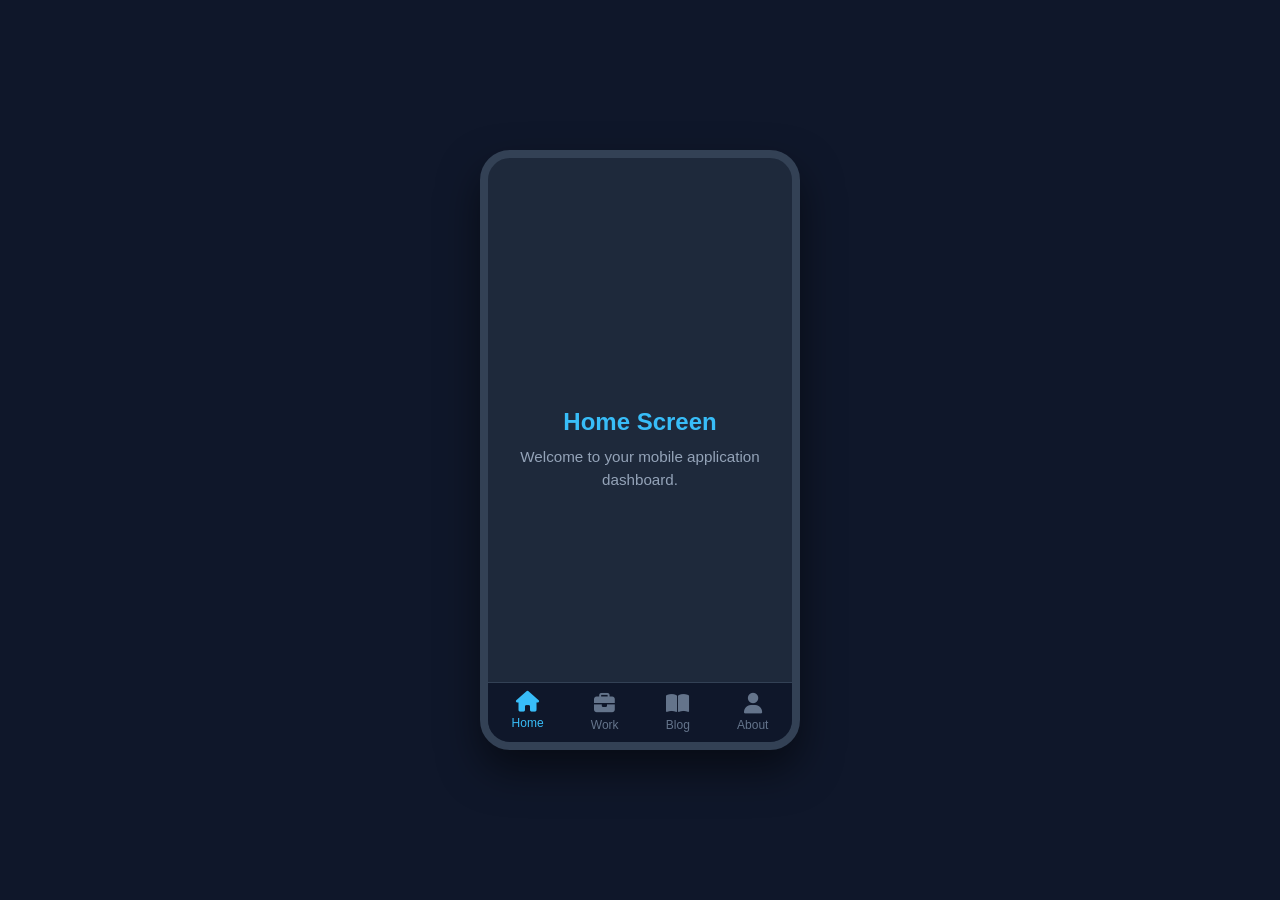
<file: index.html>
<!DOCTYPE html>
<html lang="en">
<head>
  <meta charset="UTF-8">
  <meta name="viewport" content="width=device-width, initial-scale=1.0">
  <title>Mobile Navigation Menu</title>
  <link rel="stylesheet" href="style.css">
  <link rel="stylesheet" href="https://cdnjs.cloudflare.com/ajax/libs/font-awesome/6.4.0/css/all.min.css">
</head>
<body>
  <div class="phone-container">
    
    <div class="content active" id="home">
      <h2>Home Screen</h2>
      <p>Welcome to your mobile application dashboard.</p>
    </div>

    <div class="content" id="work">
      <h2>Work Screen</h2>
      <p>Check your tasks, projects, and upcoming deadlines here.</p>
    </div>

    <div class="content" id="blog">
      <h2>Blog Screen</h2>
      <p>Read the latest articles, updates, and community news.</p>
    </div>

    <div class="content" id="about">
      <h2>About Screen</h2>
      <p>Learn more about our team, mission, and application details.</p>
    </div>


    <nav>
      <ul>
        <li class="nav-item active" data-target="home">
          <i class="fa-solid fa-house"></i>
          <span>Home</span>
        </li>
        <li class="nav-item" data-target="work">
          <i class="fa-solid fa-briefcase"></i>
          <span>Work</span>
        </li>
        <li class="nav-item" data-target="blog">
          <i class="fa-solid fa-book-open"></i>
          <span>Blog</span>
        </li>
        <li class="nav-item" data-target="about">
          <i class="fa-solid fa-user"></i>
          <span>About</span>
        </li>
      </ul>
    </nav>
  </div>

  <script src="script.js"></script>
</body>
</html>
</file>
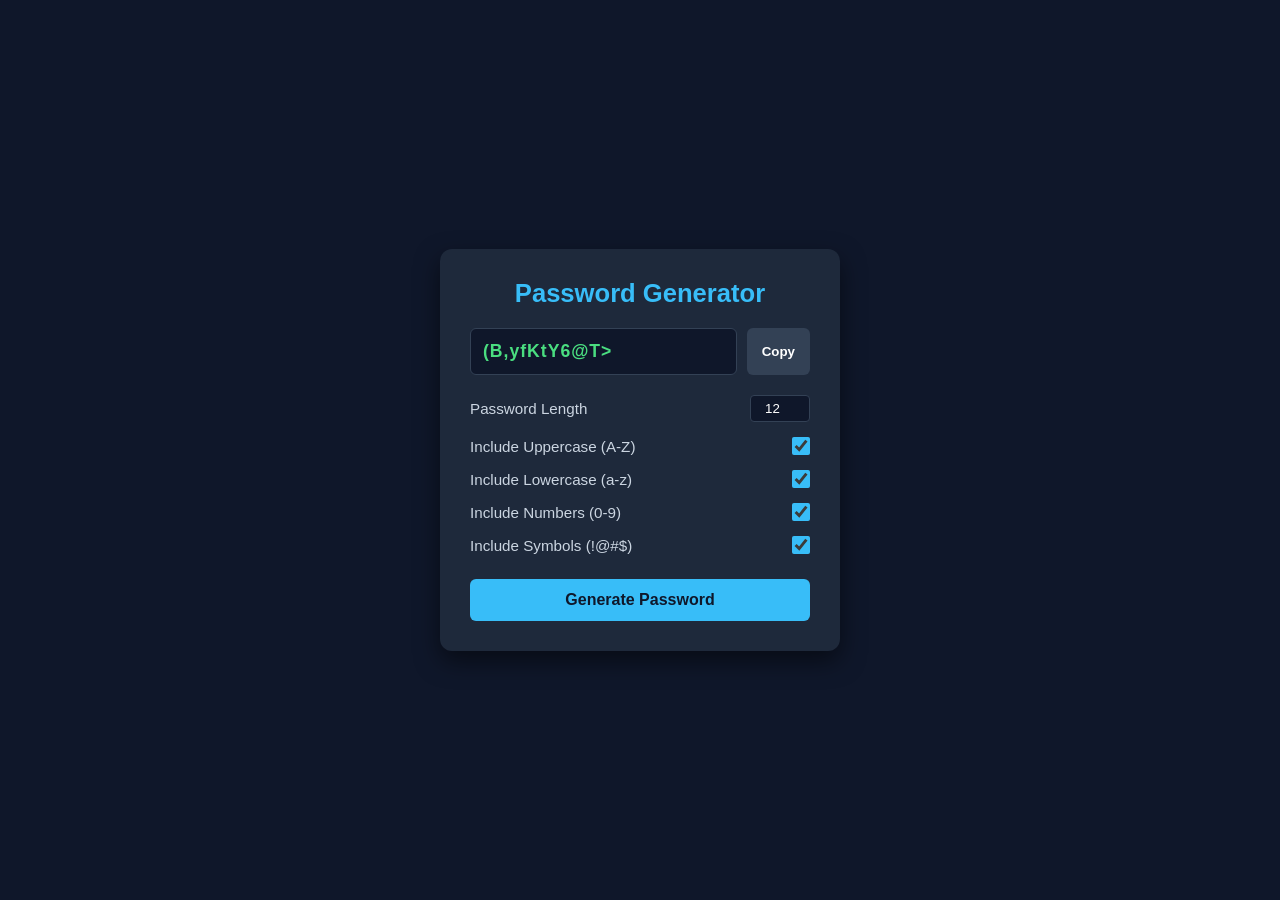
<file: #9 Password Generator App/index.html>
<!DOCTYPE html>
<html lang="en">
<head>
  <meta charset="UTF-8">
  <meta name="viewport" content="width=device-width, initial-scale=1.0">
  <title>Password Generator</title>
  <link rel="stylesheet" href="style.css">
</head>
<body>
  <div class="container">
    <h2>Password Generator</h2>

    <div class="result-container">
      <input type="text" id="result" readonly placeholder="Click Generate">
      <button id="copy-btn">Copy</button>
    </div>

    <div class="options">
      <div class="option">
        <label for="length">Password Length</label>
        <input type="number" id="length" min="4" max="30" value="12">
      </div>

      <div class="option">
        <label for="uppercase">Include Uppercase (A-Z)</label>
        <input type="checkbox" id="uppercase" checked>
      </div>

      <div class="option">
        <label for="lowercase">Include Lowercase (a-z)</label>
        <input type="checkbox" id="lowercase" checked>
      </div>

      <div class="option">
        <label for="numbers">Include Numbers (0-9)</label>
        <input type="checkbox" id="numbers" checked>
      </div>

      <div class="option">
        <label for="symbols">Include Symbols (!@#$)</label>
        <input type="checkbox" id="symbols" checked>
      </div>
    </div>

    <button id="generate-btn" class="btn">Generate Password</button>
  </div>

  <script src="script.js"></script>
</body>
</html>
</file>
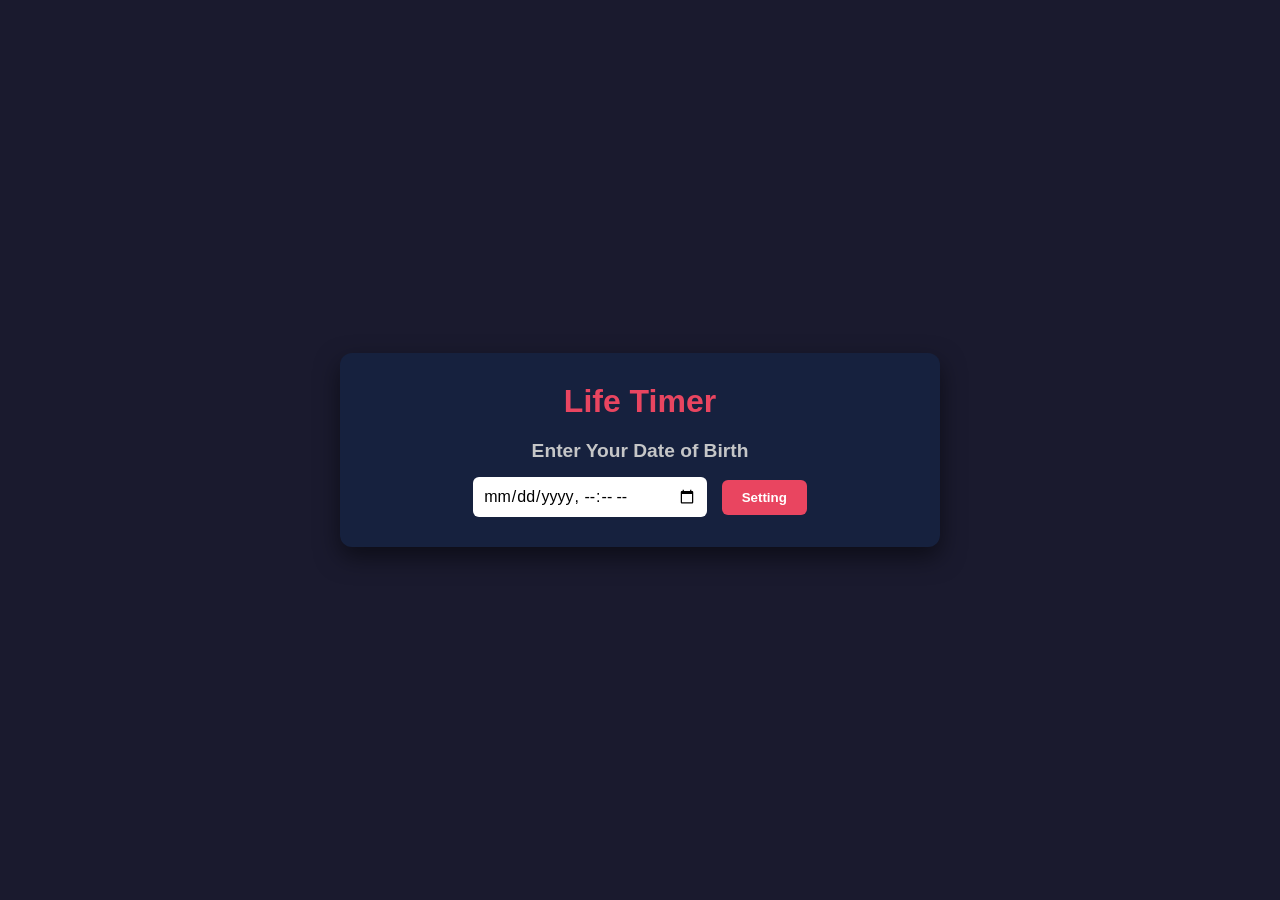
<file: 1.Life Timer/index.html>
<!DOCTYPE html>
<html lang="en">
<head>
  <meta charset="UTF-8">
  <meta name="viewport" content="width=device-width, initial-scale=1.0">
  <title>Life Timer</title>
  <link rel="stylesheet" href="style.css">
</head>
<body>
  <div class="container">
    <h1>Life Timer</h1>
    
    <div id="initial-wrapper">
      <h2>Enter Your Date of Birth</h2>
      <input type="datetime-local" id="dob-input">
      <button id="add-btn">Setting</button>
    </div>

    <div id="timer-wrapper" class="hidden">
      <h2>How Much Time You Have Lived</h2>
      <div class="timer-container">
        <div class="time-box"><span id="years">00</span><h3>Years</h3></div>
        <div class="time-box"><span id="months">00</span><h3>Months</h3></div>
        <div class="time-box"><span id="days">00</span><h3>Days</h3></div>
        <div class="time-box"><span id="hours">00</span><h3>Hours</h3></div>
        <div class="time-box"><span id="minutes">00</span><h3>Minutes</h3></div>
        <div class="time-box"><span id="seconds">00</span><h3>Seconds</h3></div>
      </div>
    </div>
  </div>

  <script src="script.js"></script>
</body>
</html>
</file>
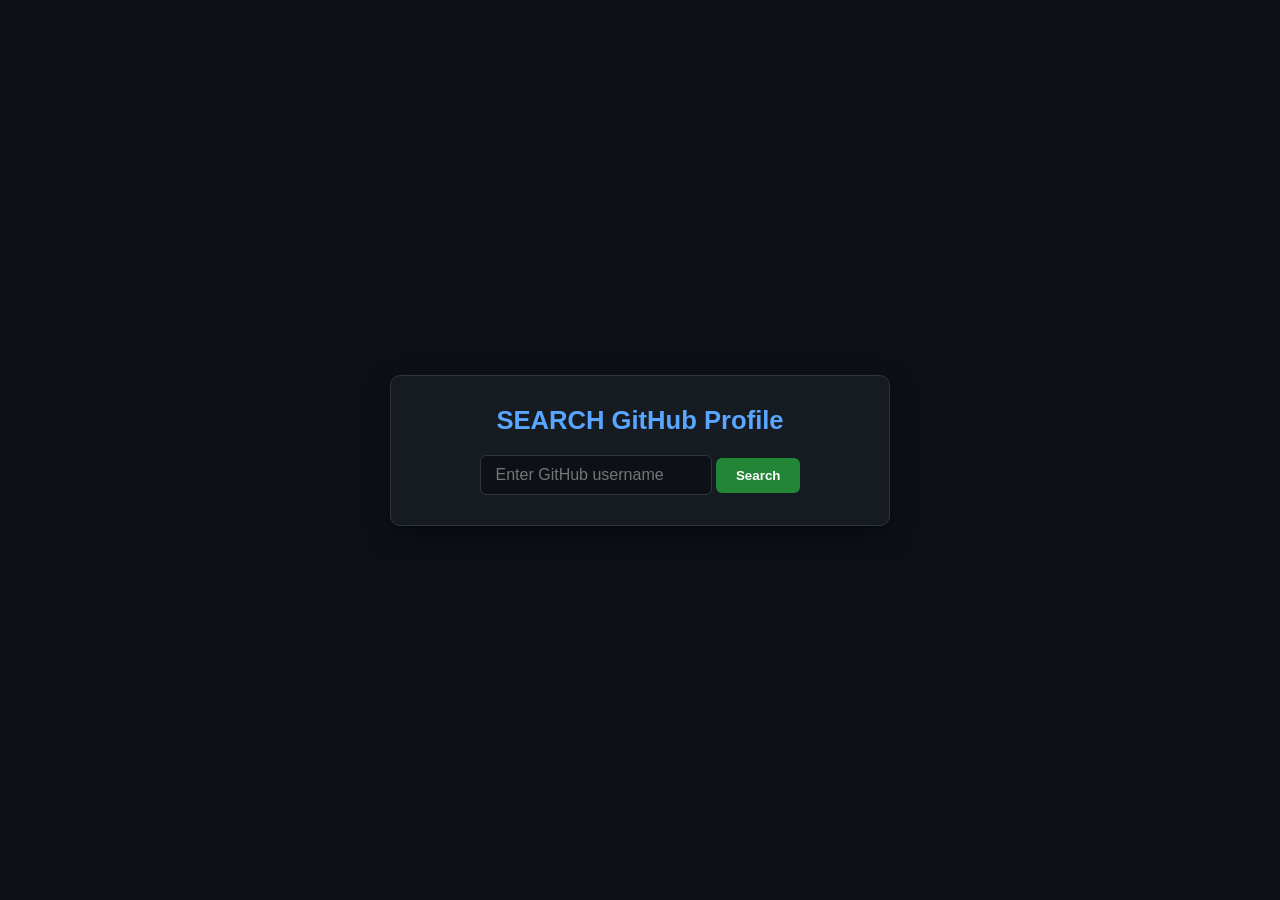
<file: 2.GITHUB PROFILE/index.html>
<!DOCTYPE html>
<html lang="en">
<head>
  <meta charset="UTF-8">
  <meta name="viewport" content="width=device-width, initial-scale=1.0">
  <title>GitHub Profile Search</title>
  <link rel="stylesheet" href="style.css">
</head>
<body>
  <div class="container">
    <h1>SEARCH GitHub Profile </h1>
    
    <div class="search">
      <input type="text" placeholder="Enter GitHub username" id="username-input">
      <button id="search-btn">Search</button>
    </div>

    <div id="profile-container" class="profile-card hidden">

    </div>
  </div>

  <script src="script.js"></script>
</body>
</html>
</file>
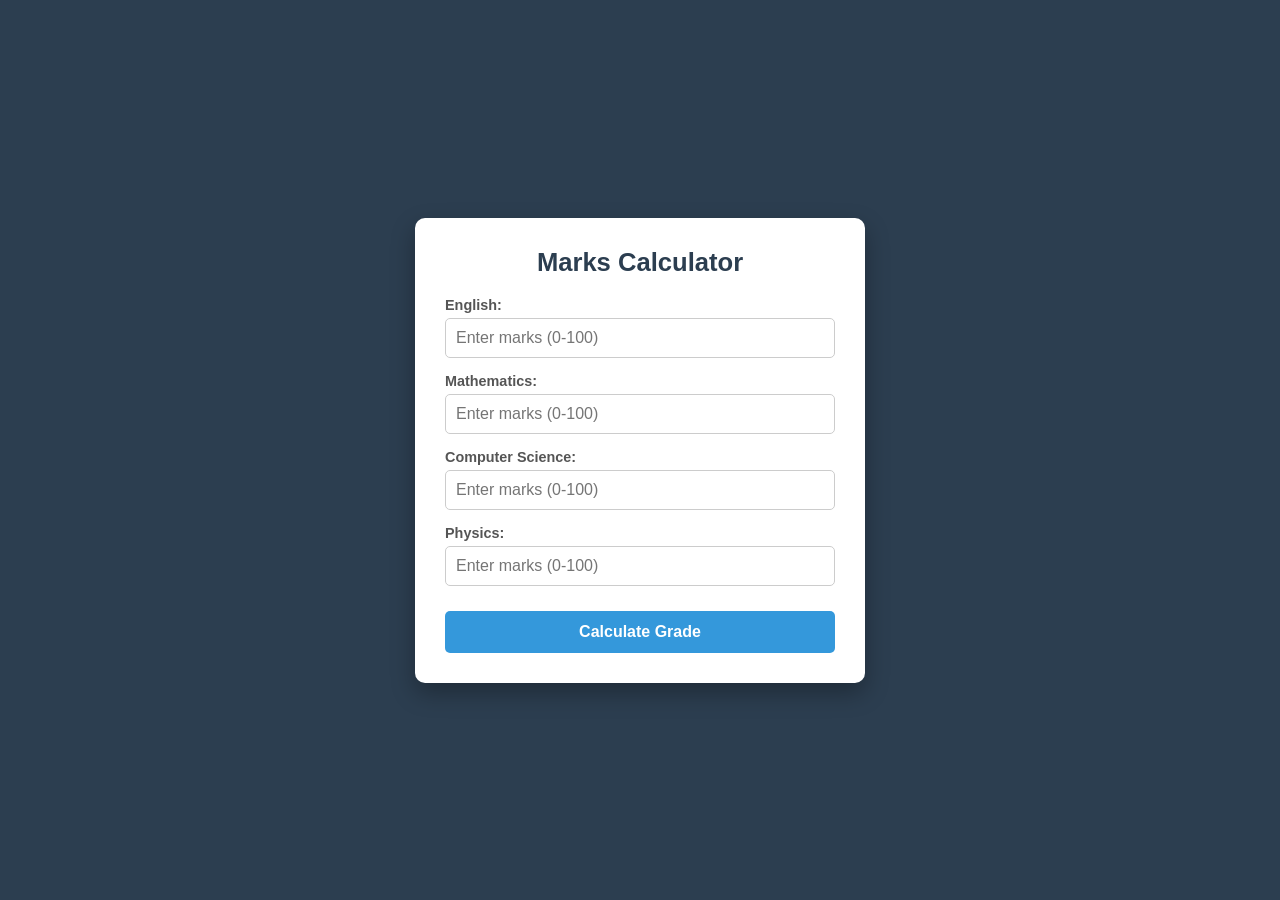
<file: 3.calculate your percentage/index.html>
<!DOCTYPE html>
<html lang="en">
<head>
  <meta charset="UTF-8">
  <meta name="viewport" content="width=device-width, initial-scale=1.0">
  <title>calculate your marks</title>
  <link rel="stylesheet" href="style.css">
</head>
<body>
  <div class="container">
    <h1>Marks Calculator</h1>
    
    <div class="input-group">
      <label for="web">English:</label>
      <input type="number" id="web" placeholder="Enter marks (0-100)" min="0" max="100">
    </div>

    <div class="input-group">
      <label for="maths">Mathematics:</label>
      <input type="number" id="maths" placeholder="Enter marks (0-100)" min="0" max="100">
    </div>

    <div class="input-group">
      <label for="comp">Computer Science:</label>
      <input type="number" id="comp" placeholder="Enter marks (0-100)" min="0" max="100">
    </div>

    <div class="input-group">
      <label for="phy">Physics:</label>
      <input type="number" id="phy" placeholder="Enter marks (0-100)" min="0" max="100">
    </div>

    <button id="calculate-btn">Calculate Grade</button>

    <div id="result" class="result-box hidden"></div>
  </div>

  <script src="script.js"></script>
</body>
</html>
</file>
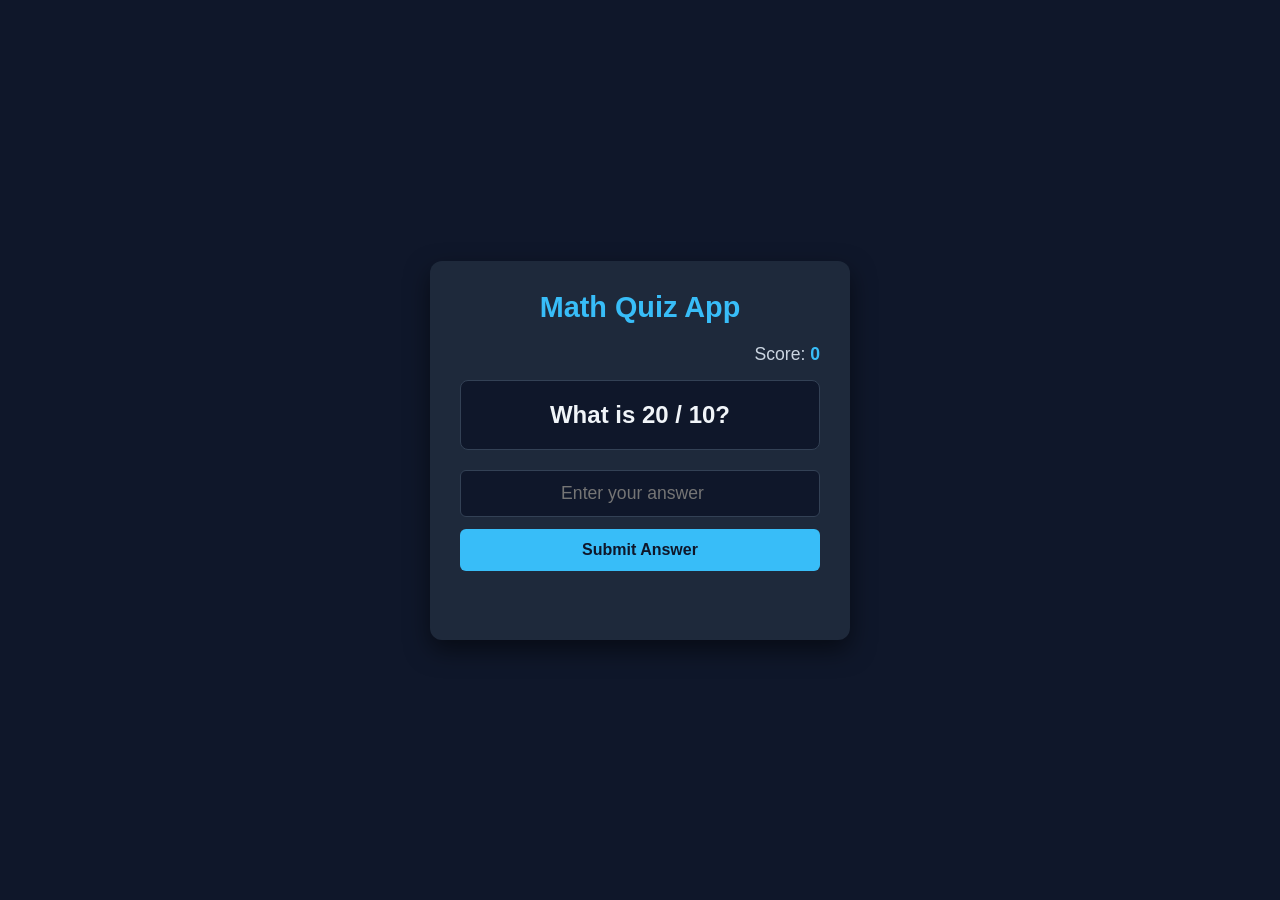
<file: 4.math quiz/index.html>
<!DOCTYPE html>
<html lang="en">
<head>
  <meta charset="UTF-8">
  <meta name="viewport" content="width=device-width, initial-scale=1.0">
  <title>Math Quiz </title>
  <link rel="stylesheet" href="style.css">
</head>
<body>
  <div class="container">
    <h1>Math Quiz App</h1>
    
    <div id="quiz-box">
      <div class="score-board">
        <span>Score: <strong id="score">0</strong></span>
      </div>

      <div class="question-container">
        <h2 id="question">Loading question...</h2>
      </div>

      <form id="quiz-form">
        <input type="number" id="user-answer" placeholder="Enter your answer" step="any" required autocomplete="off">
        <button type="submit" id="submit-btn">Submit Answer</button>
      </form>

      <p id="feedback" class="feedback-msg"></p>
    </div>
  </div>

  <script src="script.js"></script>
</body>
</html>
</file>
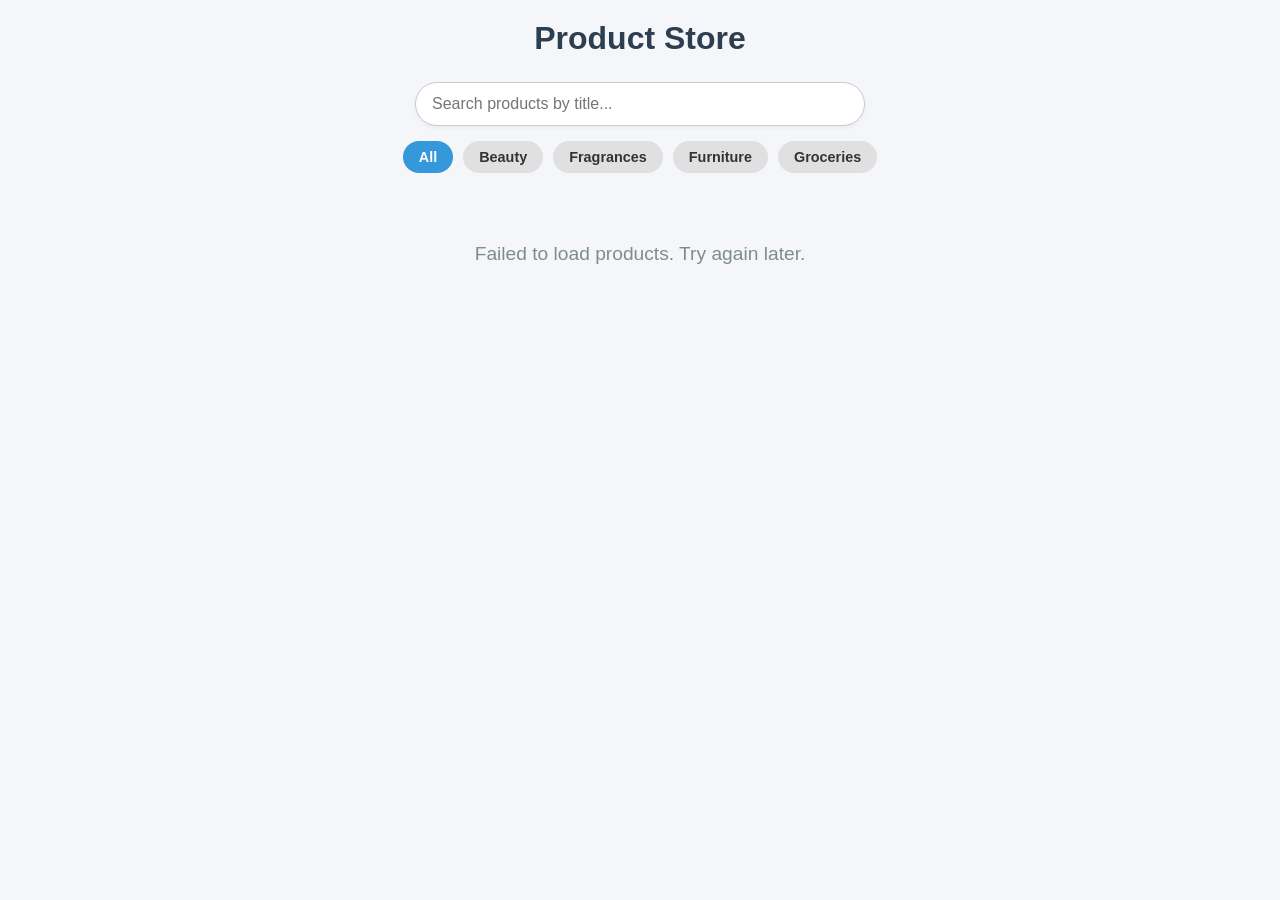
<file: 5.fetch product search and fliter/index.html>
<!DOCTYPE html>
<html lang="en">
<head>
  <meta charset="UTF-8">
  <meta name="viewport" content="width=device-width, initial-scale=1.0">
  <title>Product Search & Filter</title>
  <link rel="stylesheet" href="style.css">
</head>
<body>
  <div class="container">
    <h1>Product Store</h1>

    <div class="filter-container">
      <input type="text" id="search-input" placeholder="Search products by title...">
      
      <div class="category-buttons" id="category-buttons">
        <button class="btn active" data-category="all">All</button>
        <button class="btn" data-category="beauty">Beauty</button>
        <button class="btn" data-category="fragrances">Fragrances</button>
        <button class="btn" data-category="furniture">Furniture</button>
        <button class="btn" data-category="groceries">Groceries</button>
      </div>
    </div>

    <div id="product-list" class="product-grid">
      <p class="loading">Loading products...</p>
    </div>
  </div>

  <script src="script.js"></script>
</body>
</html>
</file>
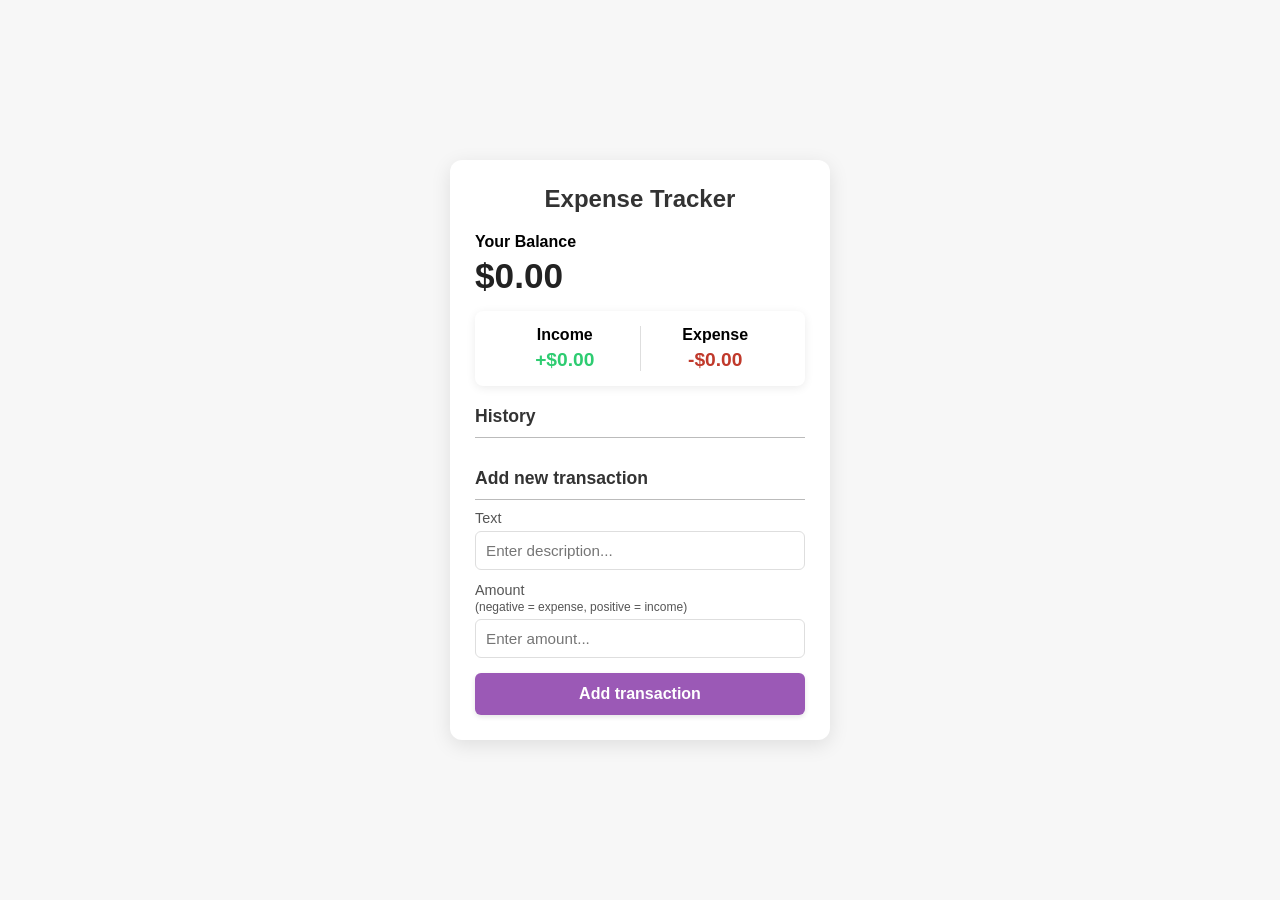
<file: 8.epense tracker app/index.html>
<!DOCTYPE html>
<html lang="en">
<head>
  <meta charset="UTF-8">
  <meta name="viewport" content="width=device-width, initial-scale=1.0">
  <title>Expense Tracker</title>
  <link rel="stylesheet" href="style.css">
</head>
<body>
  <div class="container">
    <h2>Expense Tracker</h2>
    
    <div class="balance-container">
      <h4>Your Balance</h4>
      <h1 id="balance">₹0.00</h1>
    </div>

    <div class="inc-exp-container">
      <div>
        <h4>Income</h4>
        <p id="money-plus" class="money plus">+₹0.00</p>
      </div>
      <div>
        <h4>Expense</h4>
        <p id="money-minus" class="money minus">-₹0.00</p>
      </div>
    </div>

    <h3>History</h3>
    <ul id="list" class="list"></ul>

    <h3>Add new transaction</h3>
    <form id="form">
      <div class="form-control">
        <label for="text">Text</label>
        <input type="text" id="text" placeholder="Enter description..." required />
      </div>
      <div class="form-control">
        <label for="amount">Amount <br />
          <small>(negative = expense, positive = income)</small>
        </label>
        <input type="number" id="amount" placeholder="Enter amount..." required />
      </div>
      <button class="btn">Add transaction</button>
    </form>
  </div>

  <script src="script.js"></script>
</body>
</html>
</file>
<file: style.css>
* {
  box-sizing: border-box;
  margin: 0;
  padding: 0;
  font-family: Arial, sans-serif;
}

body {
  background-color: #0f172a;
  display: flex;
  justify-content: center;
  align-items: center;
  min-height: 100vh;
}

.phone-container {
  position: relative;
  width: 320px;
  height: 600px;
  background-color: #1e293b;
  border-radius: 30px;
  border: 8px solid #334155;
  box-shadow: 0 20px 40px rgba(0, 0, 0, 0.5);
  overflow: hidden;
  display: flex;
  flex-direction: column;
}

.content {
  flex: 1;
  padding: 30px 20px;
  color: #f8fafc;
  display: none;
  text-align: center;
}

.content.active {
  display: flex;
  flex-direction: column;
  justify-content: center;
  align-items: center;
  animation: fadeIn 0.3s ease-in-out;
}

.content h2 {
  color: #38bdf8;
  margin-bottom: 10px;
  font-size: 1.5rem;
}

.content p {
  color: #94a3b8;
  font-size: 0.95rem;
  line-height: 1.5;
}

nav {
  position: absolute;
  bottom: 0;
  left: 0;
  width: 100%;
  background-color: #0f172a;
  padding: 10px 0;
  border-top: 1px solid #334155;
}

nav ul {
  display: flex;
  justify-content: space-around;
  list-style: none;
}

.nav-item {
  display: flex;
  flex-direction: column;
  align-items: center;
  color: #64748b;
  cursor: pointer;
  font-size: 0.75rem;
  transition: color 0.3s ease, transform 0.2s ease;
}

.nav-item i {
  font-size: 1.3rem;
  margin-bottom: 4px;
}

.nav-item.active {
  color: #38bdf8;
  transform: translateY(-2px);
}

.nav-item:hover {
  color: #38bdf8;
}

@keyframes fadeIn {
  from {
    opacity: 0;
    transform: translateY(10px);
  }
  to {
    opacity: 1;
    transform: translateY(0);
  }
}
</file>
<file: #9 Password Generator App/style.css>
* {
  box-sizing: border-box;
  margin: 0;
  padding: 0;
  font-family: Arial, sans-serif;
}

body {
  background-color: #0f172a;
  color: #f8fafc;
  display: flex;
  justify-content: center;
  align-items: center;
  min-height: 100vh;
}

.container {
  background: #1e293b;
  padding: 30px;
  border-radius: 12px;
  box-shadow: 0 10px 25px rgba(0, 0, 0, 0.5);
  width: 90%;
  max-width: 400px;
}

h2 {
  text-align: center;
  color: #38bdf8;
  margin-bottom: 20px;
  font-size: 1.6rem;
}

.result-container {
  display: flex;
  gap: 10px;
  margin-bottom: 20px;
}

#result {
  flex: 1;
  padding: 12px;
  background: #0f172a;
  border: 1px solid #334155;
  border-radius: 6px;
  color: #4ade80;
  font-size: 1.1rem;
  font-weight: bold;
  letter-spacing: 1px;
  outline: none;
}

#copy-btn {
  padding: 0 15px;
  background: #334155;
  color: #fff;
  border: none;
  border-radius: 6px;
  cursor: pointer;
  font-weight: bold;
  transition: background 0.2s;
}

#copy-btn:hover {
  background: #475569;
}

.options {
  display: flex;
  flex-direction: column;
  gap: 15px;
  margin-bottom: 25px;
}

.option {
  display: flex;
  justify-content: space-between;
  align-items: center;
  font-size: 0.95rem;
  color: #cbd5e1;
}

.option input[type="number"] {
  width: 60px;
  padding: 5px;
  background: #0f172a;
  border: 1px solid #334155;
  border-radius: 4px;
  color: #fff;
  text-align: center;
}

.option input[type="checkbox"] {
  width: 18px;
  height: 18px;
  accent-color: #38bdf8;
  cursor: pointer;
}

.btn {
  width: 100%;
  padding: 12px;
  border: none;
  border-radius: 6px;
  background-color: #38bdf8;
  color: #0f172a;
  font-size: 1rem;
  font-weight: bold;
  cursor: pointer;
  transition: background 0.2s ease;
}

.btn:hover {
  background-color: #0ea5e9;
}
</file>
<file: 1.Life Timer/style.css>
* {
  box-sizing: border-box;
  margin: 0;
  padding: 0;
  font-family: Arial, sans-serif;
}

body {
  background-color: #1a1a2e;
  color: #fff;
  display: flex;
  justify-content: center;
  align-items: center;
  min-height: 100vh;
}

.container {
  background: #16213e;
  padding: 30px;
  border-radius: 12px;
  box-shadow: 0 10px 25px rgba(0, 0, 0, 0.5);
  text-align: center;
  width: 90%;
  max-width: 600px;
}

h1 {
  margin-bottom: 20px;
  color: #e94560;
}

#initial-wrapper h2, #timer-wrapper h2 {
  font-size: 1.2rem;
  margin-bottom: 15px;
  color: #0f3460;
  color: #c5c6c7;
}

input[type="datetime-local"] {
  padding: 10px;
  border-radius: 6px;
  border: none;
  font-size: 1rem;
  outline: none;
  margin-right: 10px;
}

button {
  padding: 10px 20px;
  border: none;
  border-radius: 6px;
  background-color: #e94560;
  color: white;
  font-weight: bold;
  cursor: pointer;
  transition: background 0.3s ease;
}

button:hover {
  background-color: #0f3460;
}

.timer-container {
  display: flex;
  justify-content: space-around;
  flex-wrap: wrap;
  gap: 15px;
  margin-top: 20px;
}

.time-box {
  background: #0f3460;
  padding: 15px;
  border-radius: 8px;
  width: 80px;
}

.time-box span {
  font-size: 1.8rem;
  font-weight: bold;
  color: #e94560;
}

.time-box h3 {
  font-size: 0.8rem;
  margin-top: 5px;
  color: #fff;
}

.hidden {
  display: none;
}
</file>
<file: 2.GITHUB PROFILE/style.css>
* {
  box-sizing: border-box;
  margin: 0;
  padding: 0;
  font-family: Arial, sans-serif;
}

body {
  background-color: #0d1117;
  color: #c9d1d9;
  display: flex;
  justify-content: center;
  align-items: center;
  min-height: 100vh;
}

.container {
  width: 90%;
  max-width: 500px;
  background: #161b22;
  padding: 30px;
  border-radius: 10px;
  border: 1px solid #30363d;
  box-shadow: 0 8px 24px rgba(0, 0, 0, 0.5);
  text-align: center;
}

h1 {
  margin-bottom: 20px;
  color: #58a6ff;
  font-size: 1.6rem;
}

.search-box {
  display: flex;
  gap: 10px;
  margin-bottom: 25px;
}

input {
  flex: 1;
  padding: 10px 15px;
  border-radius: 6px;
  border: 1px solid #30363d;
  background: #0d1117;
  color: #fff;
  font-size: 1rem;
  outline: none;
}

input:focus {
  border-color: #58a6ff;
}

button {
  padding: 10px 20px;
  border: none;
  border-radius: 6px;
  background-color: #238636;
  color: white;
  font-weight: bold;
  cursor: pointer;
  transition: background 0.2s;
}

button:hover {
  background-color: #2ea043;
}

.profile-card {
  display: flex;
  flex-direction: column;
  align-items: center;
  border-top: 1px solid #30363d;
  padding-top: 20px;
}

.avatar {
  width: 100px;
  height: 100px;
  border-radius: 50%;
  border: 2px solid #58a6ff;
  margin-bottom: 15px;
}

.name {
  font-size: 1.3rem;
  font-weight: bold;
  color: #f0f6fc;
}

.bio {
  font-size: 0.9rem;
  color: #8b949e;
  margin: 10px 0 15px;
}

.stats {
  display: flex;
  justify-content: space-around;
  width: 100%;
  background: #0d1117;
  padding: 12px;
  border-radius: 6px;
  margin-bottom: 15px;
}

.stat-item span {
  display: block;
  font-size: 1.1rem;
  font-weight: bold;
  color: #58a6ff;
}

.stat-item p {
  font-size: 0.8rem;
  color: #8b949e;
}

.profile-link {
  display: inline-block;
  color: #58a6ff;
  text-decoration: none;
  font-weight: bold;
  font-size: 0.9rem;
}

.profile-link:hover {
  text-decoration: underline;
}

.hidden {
  display: none;
}

.error {
  color: #f85149;
  margin-top: 10px;
}
</file>
<file: 3.calculate your percentage/style.css>
* {
  box-sizing: border-box;
  margin: 0;
  padding: 0;
  font-family: Arial, sans-serif;
}

body {
  background-color: #2c3e50;
  color: #333;
  display: flex;
  justify-content: center;
  align-items: center;
  min-height: 100vh;
}

.container {
  background: #ffffff;
  padding: 30px;
  border-radius: 10px;
  box-shadow: 0 10px 25px rgba(0, 0, 0, 0.3);
  width: 90%;
  max-width: 450px;
}

h1 {
  text-align: center;
  margin-bottom: 20px;
  color: #2c3e50;
  font-size: 1.6rem;
}

.input-group {
  margin-bottom: 15px;
}

label {
  display: block;
  margin-bottom: 5px;
  font-weight: bold;
  font-size: 0.9rem;
  color: #555;
}

input {
  width: 100%;
  padding: 10px;
  border-radius: 5px;
  border: 1px solid #ccc;
  font-size: 1rem;
  outline: none;
}

input:focus {
  border-color: #3498db;
}

button {
  width: 100%;
  padding: 12px;
  border: none;
  border-radius: 5px;
  background-color: #3498db;
  color: white;
  font-size: 1rem;
  font-weight: bold;
  cursor: pointer;
  margin-top: 10px;
  transition: background 0.3s;
}

button:hover {
  background-color: #2980b9;
}

.result-box {
  margin-top: 20px;
  padding: 15px;
  background-color: #ecf0f1;
  border-radius: 5px;
  text-align: center;
  font-size: 1rem;
  line-height: 1.6;
}

.hidden {
  display: none;
}

.pass {
  color: #27ae60;
  font-weight: bold;
}

.fail {
  color: #e74c3c;
  font-weight: bold;
}
</file>
<file: 4.math quiz/style.css>
* {
  box-sizing: border-box;
  margin: 0;
  padding: 0;
  font-family: Arial, sans-serif;
}

body {
  background-color: #0f172a;
  color: #f8fafc;
  display: flex;
  justify-content: center;
  align-items: center;
  min-height: 100vh;
}

.container {
  background: #1e293b;
  padding: 30px;
  border-radius: 12px;
  box-shadow: 0 10px 25px rgba(0, 0, 0, 0.5);
  width: 90%;
  max-width: 420px;
  text-align: center;
}

h1 {
  color: #38bdf8;
  margin-bottom: 20px;
  font-size: 1.8rem;
}

.score-board {
  text-align: right;
  font-size: 1.1rem;
  margin-bottom: 15px;
  color: #cbd5e1;
}

.score-board strong {
  color: #38bdf8;
}

.question-container {
  background: #0f172a;
  padding: 20px;
  border-radius: 8px;
  margin-bottom: 20px;
  border: 1px solid #334155;
}

#question {
  font-size: 1.5rem;
  color: #f1f5f9;
}

form {
  display: flex;
  flex-direction: column;
  gap: 12px;
}

input {
  padding: 12px;
  border-radius: 6px;
  border: 1px solid #334155;
  background: #0f172a;
  color: #fff;
  font-size: 1.1rem;
  text-align: center;
  outline: none;
}

input:focus {
  border-color: #38bdf8;
}

button {
  padding: 12px;
  border: none;
  border-radius: 6px;
  background-color: #38bdf8;
  color: #0f172a;
  font-size: 1rem;
  font-weight: bold;
  cursor: pointer;
  transition: background 0.2s ease;
}

button:hover {
  background-color: #0ea5e9;
}

.feedback-msg {
  margin-top: 15px;
  font-weight: bold;
  min-height: 24px;
}

.correct {
  color: #4ade80;
}

.incorrect {
  color: #f87171;
}
</file>
<file: 5.fetch product search and fliter/style.css>
* {
  box-sizing: border-box;
  margin: 0;
  padding: 0;
  font-family: Arial, sans-serif;
}

body {
  background-color: #f4f6f9;
  color: #333;
  padding: 20px;
}

.container {
  max-width: 1100px;
  margin: 0 auto;
}

h1 {
  text-align: center;
  margin-bottom: 25px;
  color: #2c3e50;
}

.filter-container {
  display: flex;
  flex-direction: column;
  align-items: center;
  gap: 15px;
  margin-bottom: 30px;
}

#search-input {
  width: 100%;
  max-width: 450px;
  padding: 12px 16px;
  border-radius: 25px;
  border: 1px solid #ccc;
  font-size: 1rem;
  outline: none;
  box-shadow: 0 2px 5px rgba(0, 0, 0, 0.05);
}

#search-input:focus {
  border-color: #3498db;
}

.category-buttons {
  display: flex;
  flex-wrap: wrap;
  justify-content: center;
  gap: 10px;
}

.btn {
  padding: 8px 16px;
  border: none;
  border-radius: 20px;
  background-color: #e0e0e0;
  color: #333;
  cursor: pointer;
  font-size: 0.9rem;
  font-weight: bold;
  transition: all 0.3s ease;
}

.btn:hover, .btn.active {
  background-color: #3498db;
  color: white;
}

.product-grid {
  display: grid;
  grid-template-columns: repeat(auto-fill, minmax(240px, 1fr));
  gap: 20px;
}

.product-card {
  background: white;
  border-radius: 10px;
  padding: 15px;
  box-shadow: 0 4px 12px rgba(0, 0, 0, 0.08);
  display: flex;
  flex-direction: column;
  align-items: center;
  text-align: center;
  transition: transform 0.2s;
}

.product-card:hover {
  transform: translateY(-5px);
}

.product-card img {
  width: 100%;
  height: 180px;
  object-fit: contain;
  margin-bottom: 15px;
}

.product-title {
  font-size: 1rem;
  margin-bottom: 8px;
  color: #2c3e50;
}

.product-price {
  font-size: 1.1rem;
  font-weight: bold;
  color: #27ae60;
  margin-bottom: 5px;
}

.product-category {
  font-size: 0.8rem;
  text-transform: uppercase;
  color: #7f8c8d;
  background: #ecf0f1;
  padding: 3px 8px;
  border-radius: 4px;
}

.loading, .no-results {
  grid-column: 1 / -1;
  text-align: center;
  font-size: 1.2rem;
  color: #7f8c8d;
  padding: 40px;
}
</file>
<file: 8.epense tracker app/style.css>
* {
  box-sizing: border-box;
  margin: 0;
  padding: 0;
  font-family: Arial, sans-serif;
}

body {
  background-color: #f7f7f7;
  display: flex;
  justify-content: center;
  align-items: center;
  min-height: 100vh;
  padding: 20px 0;
}

.container {
  width: 90%;
  max-width: 380px;
  background: #ffffff;
  padding: 25px;
  border-radius: 12px;
  box-shadow: 0 5px 20px rgba(0, 0, 0, 0.1);
}

h2 {
  text-align: center;
  margin-bottom: 20px;
  color: #333;
}

h3 {
  border-bottom: 1px solid #bbb;
  padding-bottom: 10px;
  margin: 20px 0 10px;
  color: #333;
  font-size: 1.1rem;
}

.balance-card {
  text-align: center;
}

.balance-card h4 {
  font-size: 0.85rem;
  color: #777;
}

#balance {
  font-size: 2.2rem;
  color: #222;
  margin: 5px 0 15px;
}

.inc-exp-container {
  background-color: #fff;
  box-shadow: 0 2px 10px rgba(0, 0, 0, 0.08);
  padding: 15px;
  display: flex;
  justify-content: space-between;
  border-radius: 8px;
  margin-bottom: 20px;
}

.inc-exp-container > div {
  flex: 1;
  text-align: center;
}

.inc-exp-container > div:first-child {
  border-right: 1px solid #dedede;
}

.money {
  font-size: 1.2rem;
  font-weight: bold;
  margin-top: 5px;
}

.money.plus {
  color: #2ecc71;
}

.money.minus {
  color: #c0392b;
}

.list {
  list-style-type: none;
  max-height: 180px;
  overflow-y: auto;
  margin-bottom: 10px;
}

.list li {
  background-color: #fff;
  color: #333;
  display: flex;
  justify-content: space-between;
  position: relative;
  padding: 10px 12px;
  margin: 10px 0;
  border-radius: 6px;
  box-shadow: 0 2px 5px rgba(0, 0, 0, 0.05);
}

.list li.plus {
  border-right: 5px solid #2ecc71;
}

.list li.minus {
  border-right: 5px solid #c0392b;
}

.delete-btn {
  cursor: pointer;
  background-color: #e74c3c;
  color: #fff;
  border: 0;
  font-size: 0.9rem;
  padding: 2px 7px;
  border-radius: 4px;
  opacity: 0;
  transition: opacity 0.2s ease;
  margin-left: 10px;
}

.list li:hover .delete-btn {
  opacity: 1;
}

.form-control {
  margin-bottom: 12px;
}

label {
  display: block;
  margin-bottom: 5px;
  color: #555;
  font-size: 0.9rem;
}

input {
  width: 100%;
  padding: 10px;
  border-radius: 6px;
  border: 1px solid #dedede;
  font-size: 0.95rem;
  outline: none;
}

input:focus {
  border-color: #3498db;
}

.btn {
  cursor: pointer;
  background-color: #9b59b6;
  box-shadow: 0 2px 5px rgba(0, 0, 0, 0.1);
  color: #fff;
  border: 0;
  display: block;
  font-size: 1rem;
  font-weight: bold;
  padding: 12px;
  width: 100%;
  border-radius: 6px;
  margin-top: 15px;
  transition: background 0.2s;
}

.btn:hover {
  background-color: #8e44ad;
}
</file>
